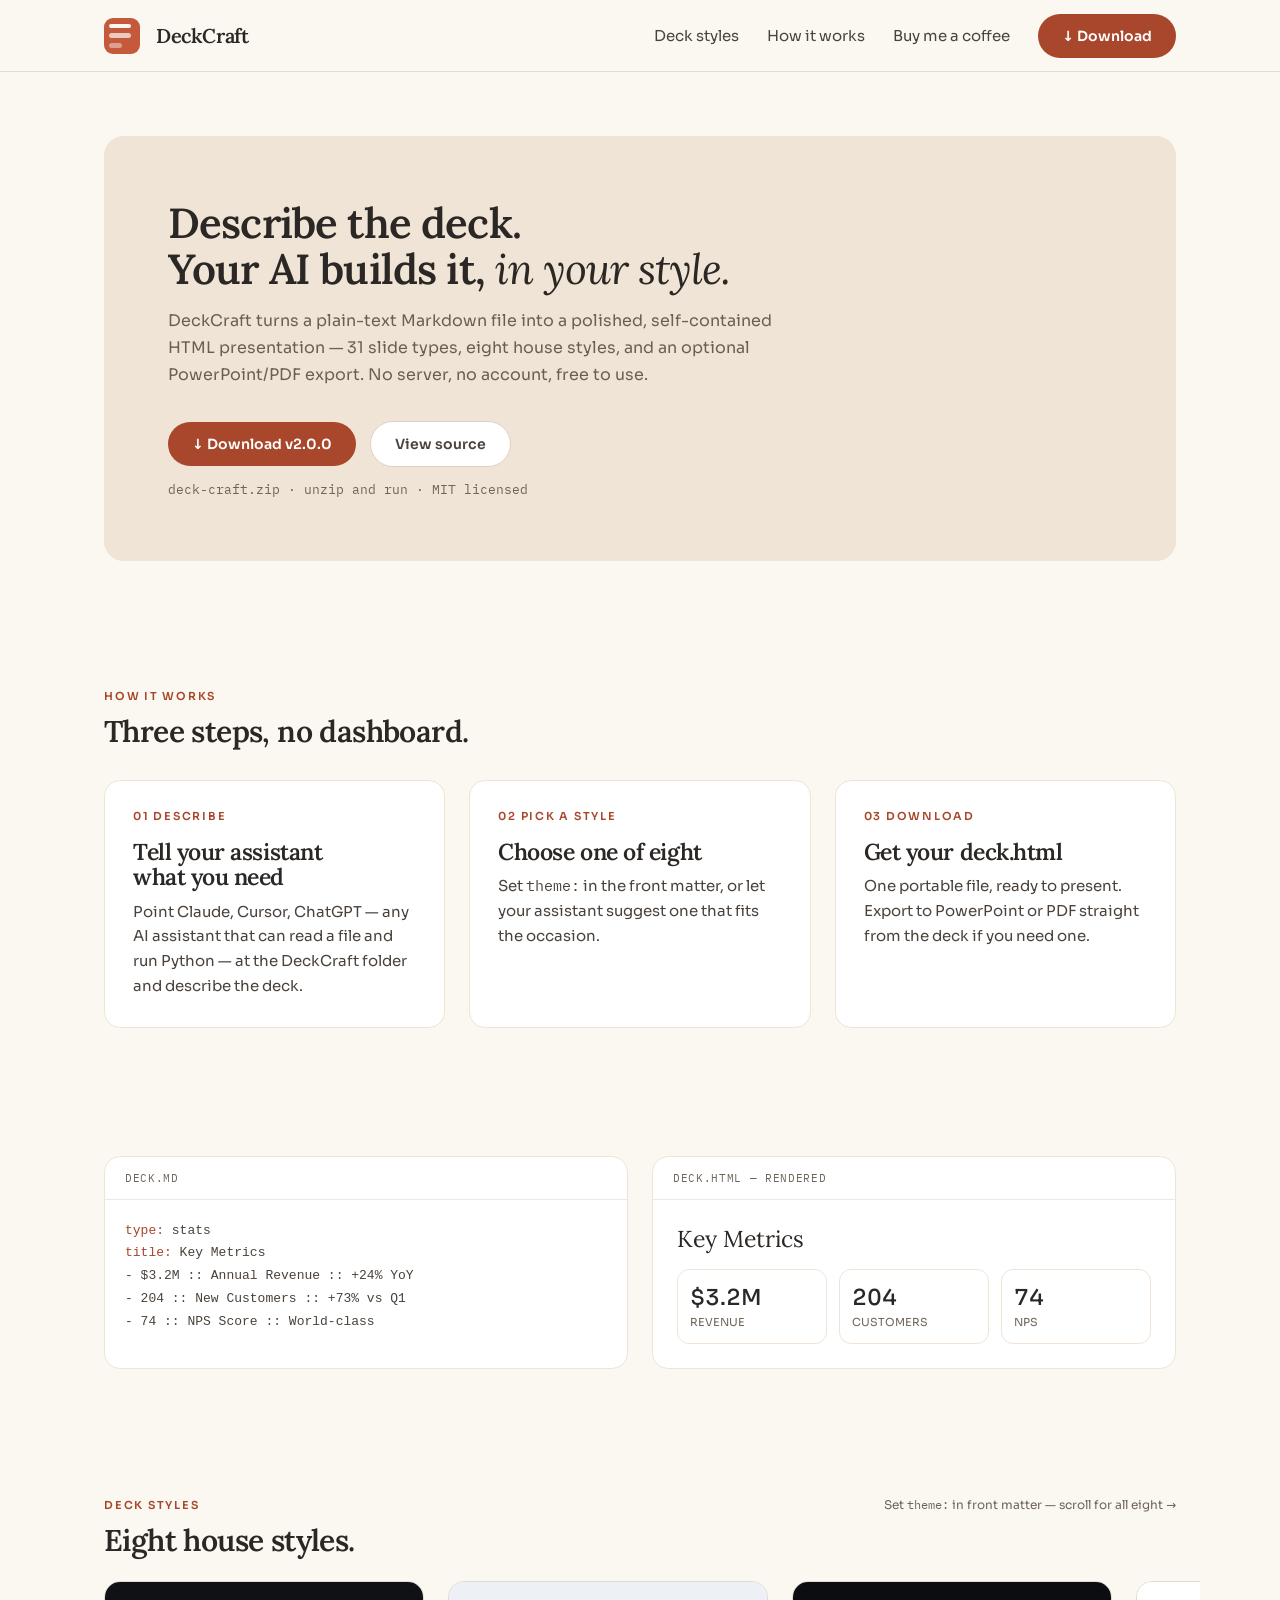
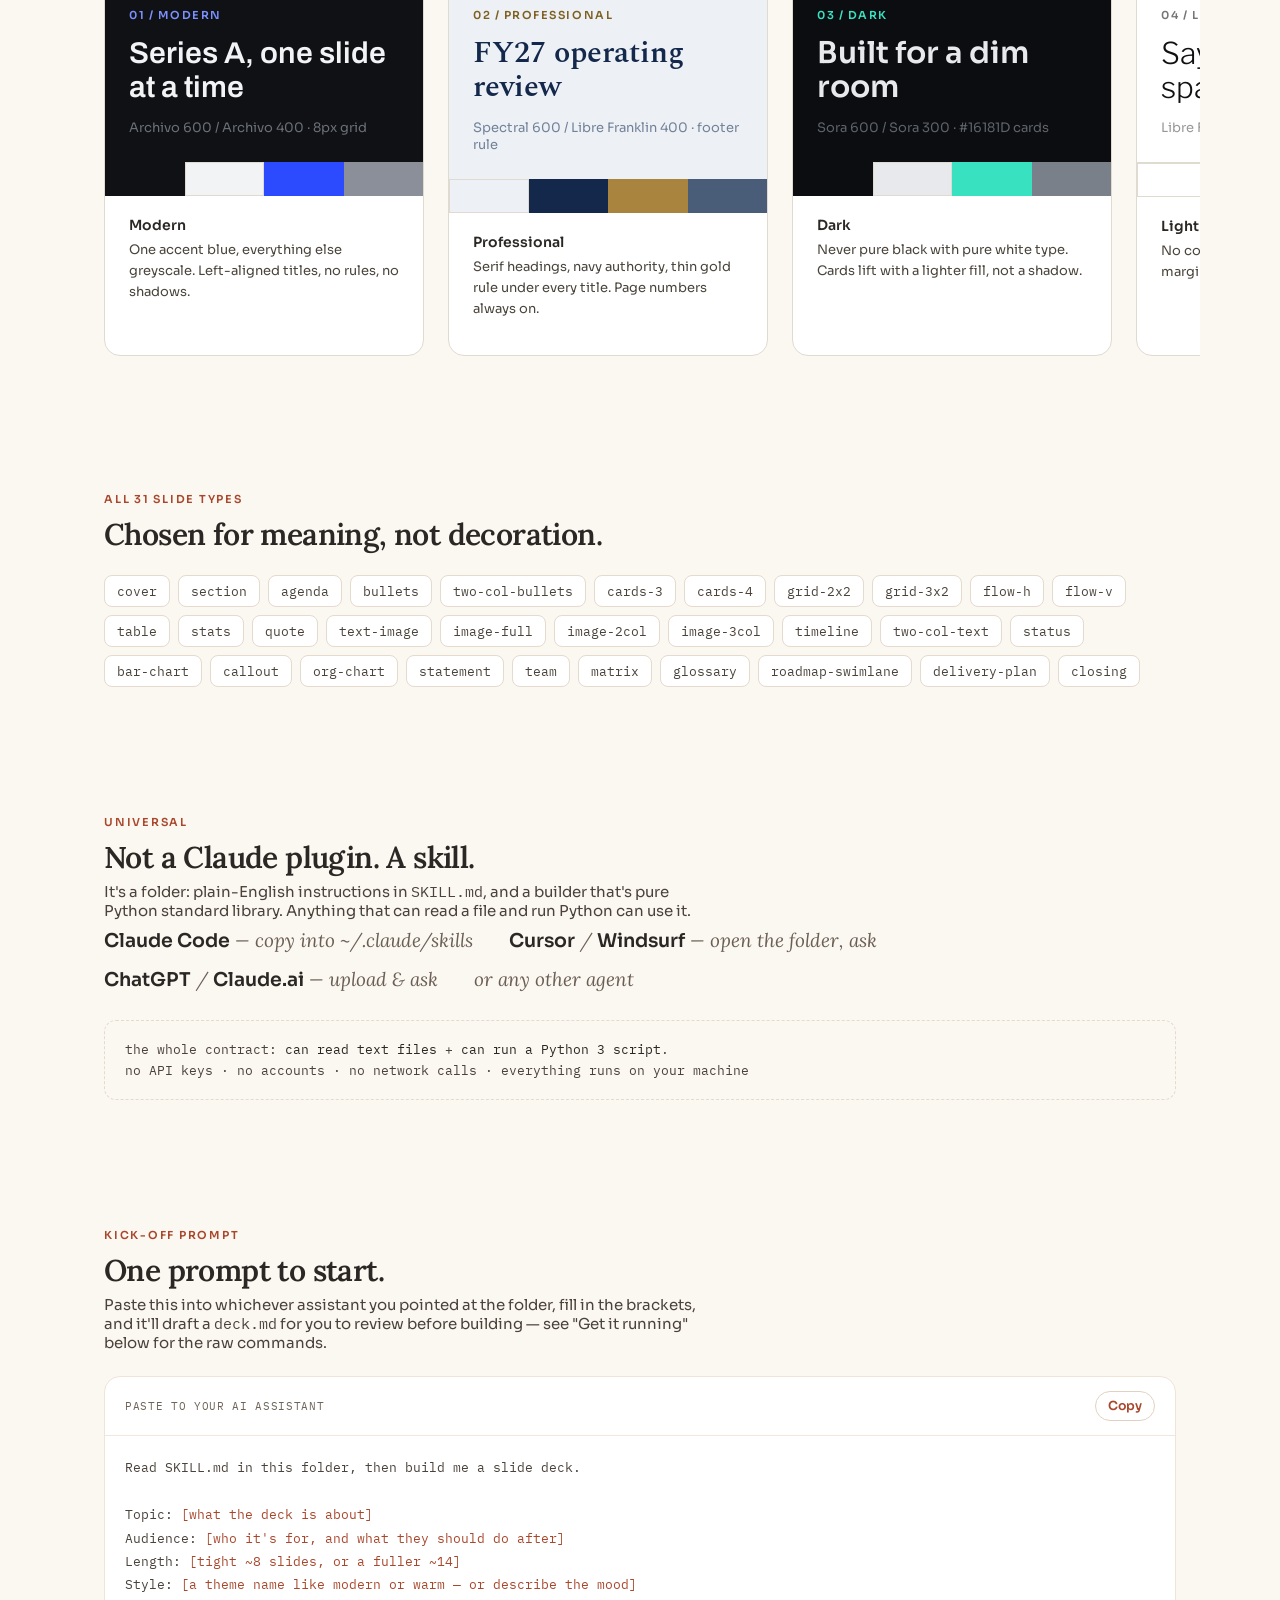
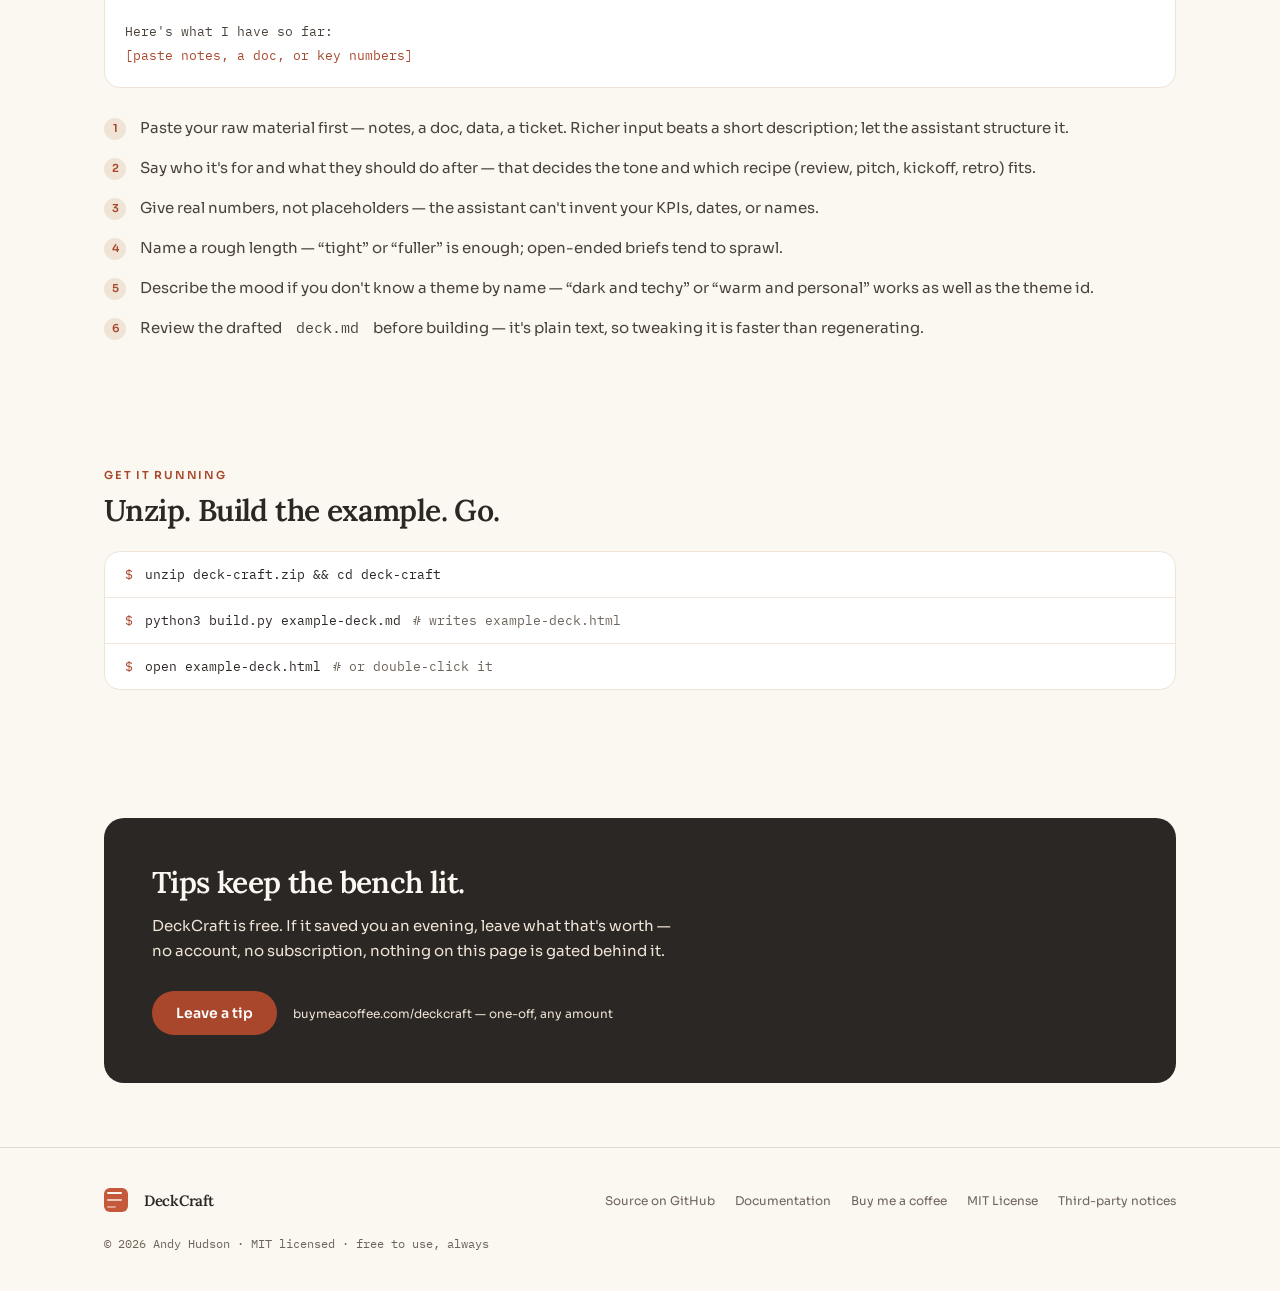
<file: docs/index.html>
<!doctype html>
<html lang="en">
<head>
<meta charset="utf-8">
<meta name="viewport" content="width=device-width,initial-scale=1">
<title>DeckCraft</title>
<meta name="description" content="A free, open-source tool that turns Markdown into a themeable HTML slide deck, in a choice of eight house styles &#8212; usable from any AI assistant.">
<link rel="icon" type="image/svg+xml" href="favicon.svg">
<link rel="preconnect" href="https://fonts.googleapis.com">
<link rel="preconnect" href="https://fonts.gstatic.com" crossorigin>
<link href="https://fonts.googleapis.com/css2?family=Lora:ital,wght@0,400;0,500;0,600;1,400&family=Sora:wght@300;400;500;600&family=Archivo:wght@400;500;600;700;900&family=Spectral:wght@400;600&family=Libre+Franklin:wght@300;400&family=Instrument+Serif&family=IBM+Plex+Mono:wght@400;500&display=swap" rel="stylesheet">
<style>
  :root{
    --dc-charcoal:#2B2724; --dc-terracotta:#C4593B; --dc-terracotta-strong:#A9472C;
    --dc-terracotta-deep:#8E3A22; --dc-cream:#FBF7F1; --dc-oat:#EFE4D6; --dc-white:#FFFFFF;
    --dc-sage:#5C6B52;
    --dc-border:#E4DACE; --dc-border-soft:#EFE4D6; --dc-divider:#F0E8DE;
    --dc-text:#2B2724; --dc-text-body:#4A423B; --dc-text-muted:#6B5F55; --dc-text-caption:#6E6459;
    --dc-text-on-dark:#FBF7F1; --dc-text-on-dark-muted:#EFE4D6;
    --dc-font-display:'Lora',Georgia,serif; --dc-font-ui:'Sora',system-ui,-apple-system,sans-serif;
  }
  *{box-sizing:border-box;}
  html{scroll-behavior:smooth;}
  body{margin:0; background:var(--dc-cream); color:var(--dc-text); font-family:var(--dc-font-ui);
    -webkit-font-smoothing:antialiased;}
  a{color:inherit;}
  code{font-family:'IBM Plex Mono',"SFMono-Regular",Consolas,monospace;}
  .wrap{max-width:1120px; margin:0 auto; padding:0 24px;}
  h1,h2,h3{font-family:var(--dc-font-display); font-weight:600; letter-spacing:-.02em;
    line-height:1.1; text-wrap:balance; margin:0;}
  em{font-family:var(--dc-font-display); font-style:italic; font-weight:400;}

  /* ---- mark + wordmark ---- */
  .lockup{display:flex; align-items:center; gap:16px;}
  .mark{background:var(--dc-terracotta); border-radius:24px; display:flex; flex-direction:column;
    justify-content:center; align-items:flex-start; gap:5px; flex:none; box-sizing:border-box;}
  .mark span{display:block; height:7px; border-radius:4px; background:var(--dc-cream);}
  .wordmark{font-family:var(--dc-font-display); font-weight:600; letter-spacing:-.02em;
    line-height:1; color:var(--dc-text);}

  /* ---- header ---- */
  header{height:72px; background:var(--dc-cream); border-bottom:1px solid var(--dc-border);
    display:flex; align-items:center; position:sticky; top:0; z-index:5;}
  header .wrap{display:flex; align-items:center; justify-content:space-between; width:100%;}
  .nav-links{display:flex; align-items:center; gap:28px;}
  .nav-links a:not(.pill){font-size:15px; color:var(--dc-text-body); text-decoration:none;
    transition:color .16s ease-out;}
  .nav-links a:not(.pill):hover, .nav-links a:not(.pill):focus-visible{color:var(--dc-terracotta-strong);}
  .pill{display:inline-flex; align-items:center; gap:8px; font-family:var(--dc-font-ui);
    font-weight:600; font-size:14px; padding:13px 24px; border-radius:999px; text-decoration:none;
    border:none; transition:background-color .16s ease-out, border-color .16s ease-out; cursor:pointer;}
  .pill-primary{background:var(--dc-terracotta-strong); color:var(--dc-white);}
  .pill-primary:hover{background:var(--dc-terracotta-deep);}
  .pill-outline{background:var(--dc-white); color:var(--dc-text-body); border:1px solid #E0D2C2;}
  .pill-outline:hover{border-color:var(--dc-terracotta);}
  a:focus-visible, button:focus-visible{outline:2px solid var(--dc-terracotta-strong); outline-offset:2px;}

  /* ---- sections / rhythm ---- */
  section{padding:64px 0;}
  .eyebrow{font-family:var(--dc-font-ui); font-size:11px; font-weight:600; letter-spacing:.16em;
    text-transform:uppercase; color:var(--dc-terracotta-strong); margin:0 0 12px;}
  .caption{font-family:var(--dc-font-ui); font-size:12px; color:var(--dc-text-caption);}

  /* ---- hero ---- */
  .hero-panel{background:var(--dc-oat); border-radius:20px; padding:64px;}
  .hero-panel h1{font-size:42px;}
  .hero-panel .lede{font-family:var(--dc-font-ui); font-size:16px; line-height:1.68;
    color:var(--dc-text-muted); max-width:52ch; margin:16px 0 32px;}
  .hero-cta{display:flex; flex-wrap:wrap; gap:14px; align-items:center;}
  .hero-meta{margin-top:14px; font-family:'IBM Plex Mono',monospace; font-size:12.5px;
    color:var(--dc-text-caption);}

  /* ---- how it works ---- */
  .steps{display:grid; grid-template-columns:repeat(3,1fr); gap:24px;}
  @media (max-width:760px){ .steps{grid-template-columns:1fr;} }
  .step-card{background:var(--dc-white); border:1px solid var(--dc-border-soft); border-radius:16px;
    padding:28px;}
  .step-card .eyebrow{margin-bottom:16px;}
  .step-card h3{font-size:23px; margin-bottom:10px;}
  .step-card p{font-family:var(--dc-font-ui); font-size:15px; line-height:1.65; color:var(--dc-text-body);
    margin:0;}

  /* ---- proof (deck.md -> html) ---- */
  .proof{display:grid; grid-template-columns:1fr 1fr; gap:24px;}
  @media (max-width:760px){ .proof{grid-template-columns:1fr;} }
  .proof-panel{background:var(--dc-white); border:1px solid var(--dc-border-soft); border-radius:16px;
    overflow:hidden;}
  .proof-label{font-family:'IBM Plex Mono',monospace; font-size:11px; letter-spacing:.06em;
    text-transform:uppercase; color:var(--dc-text-caption); padding:14px 20px;
    border-bottom:1px solid var(--dc-divider);}
  .proof-panel pre{margin:0; padding:20px; font-size:13px; line-height:1.75; color:var(--dc-text-body);
    overflow-x:auto;}
  .proof-panel pre .kw{color:var(--dc-terracotta-strong);}
  .proof-out{padding:24px;}
  .proof-out .out-title{font-family:var(--dc-font-display); font-size:23px; margin-bottom:16px;}
  .stat-row{display:grid; grid-template-columns:repeat(3,1fr); gap:12px;}
  .stat{border:1px solid var(--dc-border-soft); border-radius:12px; padding:14px 12px;}
  .stat .v{font-family:var(--dc-font-ui); font-weight:500; font-size:22px; font-variant-numeric:tabular-nums;}
  .stat .l{font-size:11px; color:var(--dc-text-caption); margin-top:4px;}

  /* ---- style strip ---- */
  .strip-head{display:flex; align-items:baseline; justify-content:space-between; margin-bottom:24px;
    flex-wrap:wrap; gap:8px;}
  /* The strip bleeds into the page gutter so cards can scroll edge to edge.
     scroll-padding-left must match the inset, or snapping pulls the first
     card flush to the scrollport and it loses its gutter alignment. */
  .strip{display:flex; gap:24px; overflow-x:auto; scroll-snap-type:x mandatory; padding-bottom:8px;
    margin:0 -24px; padding-left:24px; padding-right:24px; scroll-padding-left:24px;}
  .style-card{flex:none; width:320px; scroll-snap-align:start; border:1px solid #E0DBD1;
    border-radius:16px; overflow:hidden; background:var(--dc-white); transition:border-color .16s ease-out;}
  .style-card:hover{border-color:var(--dc-terracotta);}
  .style-preview{padding:26px 24px; display:flex; flex-direction:column; gap:14px;}
  .style-preview .idx{font-size:11px; font-weight:600; letter-spacing:.14em; text-transform:uppercase;}
  .style-preview .specimen{font-size:30px; line-height:1.15; font-weight:600;}
  .style-preview .spec{font-family:'Sora',sans-serif; font-size:13px; opacity:.75;}
  .swatch-strip{height:34px; display:flex;}
  .swatch-strip span{flex:1;}
  .style-footer{padding:18px 24px; font-family:var(--dc-font-ui); font-size:13px; line-height:1.6;
    color:#4A443C;}
  .style-footer b{display:block; font-weight:600; color:var(--dc-text); margin-bottom:4px; font-size:14px;}

  /* ---- chips ---- */
  .chips{display:flex; flex-wrap:wrap; gap:8px;}
  .chip{font-family:'IBM Plex Mono',monospace; font-size:12.5px; padding:7px 12px;
    border:1px solid var(--dc-border); border-radius:8px; color:var(--dc-text-body); background:var(--dc-white);}

  /* ---- universal tool ---- */
  .tool-row{display:flex; flex-wrap:wrap; gap:14px 36px; margin-top:8px;}
  .tool{font-family:var(--dc-font-display); font-style:italic; font-size:19px; color:var(--dc-text-muted);}
  .tool b{font-style:normal; font-family:var(--dc-font-ui); font-weight:600; color:var(--dc-text);}
  .req-line{margin-top:28px; padding:18px 20px; border:1px dashed var(--dc-border); border-radius:12px;
    font-family:'IBM Plex Mono',monospace; font-size:12.5px; color:var(--dc-text-body); line-height:1.7;}

  /* ---- kick-off prompt ---- */
  .prompt-box{border:1px solid var(--dc-border-soft); border-radius:16px; background:var(--dc-white);
    overflow:hidden;}
  .prompt-box-head{display:flex; align-items:center; justify-content:space-between; gap:12px;
    padding:14px 20px; border-bottom:1px solid var(--dc-divider);
    font-family:'IBM Plex Mono',monospace; font-size:11px; letter-spacing:.06em; text-transform:uppercase;
    color:var(--dc-text-caption);}
  .copy-btn{font-family:var(--dc-font-ui); font-weight:600; font-size:12.5px;
    color:var(--dc-terracotta-strong); background:none; border:1px solid #E0D2C2; cursor:pointer;
    padding:6px 12px; border-radius:999px; text-transform:none; letter-spacing:0;
    transition:background-color .16s ease-out, border-color .16s ease-out;}
  .copy-btn:hover{background:var(--dc-oat); border-color:var(--dc-terracotta);}
  .prompt-box pre{margin:0; padding:20px; font-family:'IBM Plex Mono',monospace; font-size:13px;
    line-height:1.8; color:var(--dc-text-body); white-space:pre-wrap;}
  .prompt-box pre .ph{color:var(--dc-terracotta-strong);}

  .tips-list{list-style:none; margin:28px 0 0; padding:0; display:flex; flex-direction:column; gap:16px;}
  .tips-list li{display:flex; gap:14px; align-items:flex-start; font-family:var(--dc-font-ui);
    font-size:15px; line-height:1.6; color:var(--dc-text-body);}
  .tips-list .num{flex:none; width:22px; height:22px; border-radius:50%; background:var(--dc-oat);
    color:var(--dc-terracotta-strong); font-family:var(--dc-font-ui); font-size:11px; font-weight:600;
    display:flex; align-items:center; justify-content:center; margin-top:2px;}

  /* ---- install ---- */
  .install-panel{border:1px solid var(--dc-border-soft); border-radius:16px; background:var(--dc-white);
    overflow:hidden;}
  .install-line{display:flex; align-items:center; gap:12px; padding:14px 20px;
    font-family:'IBM Plex Mono',monospace; font-size:13px;}
  .install-line + .install-line{border-top:1px solid var(--dc-divider);}
  .install-line .prompt{color:var(--dc-terracotta-strong); flex:none;}
  .install-line .comment{color:var(--dc-text-caption);}

  /* ---- tip band ---- */
  .tip-band{background:var(--dc-charcoal); border-radius:20px; padding:48px;}
  .tip-band h2{color:var(--dc-text-on-dark); font-size:30px;}
  .tip-band p{font-family:var(--dc-font-ui); font-size:15px; line-height:1.68;
    color:var(--dc-text-on-dark-muted); max-width:48ch; margin:14px 0 28px;}
  .tip-band-row{display:flex; align-items:center; gap:16px; flex-wrap:wrap;}

  /* ---- footer ---- */
  footer{border-top:1px solid var(--dc-border); padding:40px 0;}
  .foot-row{display:flex; align-items:center; justify-content:space-between; flex-wrap:wrap; gap:20px;}
  .foot-links{display:flex; gap:20px; flex-wrap:wrap;}
  .foot-links a{font-size:12px; color:var(--dc-text-caption); text-decoration:none;}
  .foot-links a:hover{color:var(--dc-terracotta-strong);}
  .fine{margin-top:24px; font-size:12px; color:var(--dc-text-caption); font-family:'IBM Plex Mono',monospace;}

  /* ---- mobile (the brand system's 640px breakpoint) ---- */
  @media (max-width:640px){
    .wrap{padding:0 20px;}
    section{padding:40px 0;}

    /* Header carries the lockup and one action only — the section anchors
       wrap into an unreadable clump at this width. */
    header{height:auto; padding:14px 0;}
    .nav-links a:not(.pill){display:none;}

    /* Centre the page's own voice. Body copy inside cards, code blocks and
       the numbered tips stays left-aligned — centred paragraphs don't read. */
    section > .eyebrow, section > h2, section > p{text-align:center;}
    .hero-panel{padding:32px; text-align:center;}
    .hero-panel h1{font-size:32px;}
    .strip-head{justify-content:center; text-align:center;}
    .strip{margin:0 -20px; padding-left:20px; padding-right:20px; scroll-padding-left:20px;}
    .chips, .tool-row{justify-content:center;}
    .tool-row, .req-line{text-align:center;}
    .tip-band{padding:28px; text-align:center;}
    .tip-band p{margin-left:auto; margin-right:auto;}
    .tip-band-row{justify-content:center;}
    footer .lockup, .foot-row, .foot-links{justify-content:center;}
    .foot-row, .fine{text-align:center;}

    /* Buttons go full width (brand spec). */
    .hero-cta, .tip-band-row{flex-direction:column; align-items:stretch;}
    .hero-cta .pill, .tip-band-row .pill{justify-content:center;}
    .hero-meta{text-align:center;}
  }
</style>
</head>
<body>

<header>
  <div class="wrap">
    <div class="lockup">
      <div class="mark" style="width:36px;height:36px;padding:6px 5px;border-radius:9px;">
        <span style="width:22px;"></span><span style="width:22px;opacity:.72;"></span><span style="width:13px;opacity:.45;"></span>
      </div>
      <span class="wordmark" style="font-size:20px;">DeckCraft</span>
    </div>
    <div class="nav-links">
      <a href="#styles">Deck styles</a>
      <a href="#how-it-works">How it works</a>
      <a href="https://buymeacoffee.com/deckcraft" target="_blank" rel="noopener">Buy me a coffee</a>
      <a class="pill pill-primary" href="https://github.com/andyh102/deck-craft/releases/latest/download/deck-craft.zip">&#8595; Download</a>
    </div>
  </div>
</header>

<div class="wrap">
  <section>
    <div class="hero-panel">
      <h1>Describe the deck.<br>Your AI builds it, <em>in your style.</em></h1>
      <p class="lede">
        DeckCraft turns a plain-text Markdown file into a polished, self-contained
        HTML presentation &#8212; 31 slide types, eight house styles, and an optional
        PowerPoint/PDF export. No server, no account, free to use.
      </p>
      <div class="hero-cta">
        <a class="pill pill-primary" href="https://github.com/andyh102/deck-craft/releases/latest/download/deck-craft.zip">&#8595; Download v2.0.0</a>
        <a class="pill pill-outline" href="https://github.com/andyh102/deck-craft">View source</a>
      </div>
      <div class="hero-meta">deck-craft.zip &#183; unzip and run &#183; MIT licensed</div>
    </div>
  </section>

  <section id="how-it-works">
    <div class="eyebrow">How it works</div>
    <h2 style="font-size:30px; margin-bottom:32px;">Three steps, no dashboard.</h2>
    <div class="steps">
      <div class="step-card">
        <div class="eyebrow">01 Describe</div>
        <h3>Tell your assistant what you need</h3>
        <p>Point Claude, Cursor, ChatGPT &#8212; any AI assistant that can read a file
          and run Python &#8212; at the DeckCraft folder and describe the deck.</p>
      </div>
      <div class="step-card">
        <div class="eyebrow">02 Pick a style</div>
        <h3>Choose one of eight</h3>
        <p>Set <code>theme:</code> in the front matter, or let your assistant
          suggest one that fits the occasion.</p>
      </div>
      <div class="step-card">
        <div class="eyebrow">03 Download</div>
        <h3>Get your deck.html</h3>
        <p>One portable file, ready to present. Export to PowerPoint or PDF
          straight from the deck if you need one.</p>
      </div>
    </div>
  </section>

  <section>
    <div class="proof">
      <div class="proof-panel">
        <div class="proof-label">deck.md</div>
        <pre><span class="kw">type:</span> stats
<span class="kw">title:</span> Key Metrics
- $3.2M :: Annual Revenue :: +24% YoY
- 204 :: New Customers :: +73% vs Q1
- 74 :: NPS Score :: World-class</pre>
      </div>
      <div class="proof-panel">
        <div class="proof-label">deck.html &#8212; rendered</div>
        <div class="proof-out">
          <div class="out-title">Key Metrics</div>
          <div class="stat-row">
            <div class="stat"><div class="v">$3.2M</div><div class="l">REVENUE</div></div>
            <div class="stat"><div class="v">204</div><div class="l">CUSTOMERS</div></div>
            <div class="stat"><div class="v">74</div><div class="l">NPS</div></div>
          </div>
        </div>
      </div>
    </div>
  </section>

  <section id="styles">
    <div class="strip-head">
      <div>
        <div class="eyebrow">Deck styles</div>
        <h2 style="font-size:30px;">Eight house styles.</h2>
      </div>
      <div class="caption">Set <code>theme:</code> in front matter &#8212; scroll for all eight &#8594;</div>
    </div>
    <div class="strip">
      <div class="style-card">
        <div class="style-preview" style="background:#101114;">
          <div class="idx" style="color:#7b90ff;">01 / Modern</div>
          <div class="specimen" style="color:#f2f3f5;font-family:Archivo,sans-serif;">Series A, one slide at a time</div>
          <div class="spec" style="color:#8a8f99;">Archivo 600 / Archivo 400 &#183; 8px grid</div>
        </div>
        <div class="swatch-strip"><span style="background:#101114;"></span><span style="background:#f2f3f5;box-shadow:inset 0 0 0 1px #E0DBD1;"></span><span style="background:#2C4BFF;"></span><span style="background:#8A8F99;"></span></div>
        <div class="style-footer"><b>Modern</b>One accent blue, everything else greyscale. Left-aligned titles, no rules, no shadows.</div>
      </div>
      <div class="style-card">
        <div class="style-preview" style="background:#EDF1F6;">
          <div class="idx" style="color:#7E6122;">02 / Professional</div>
          <div class="specimen" style="color:#14284B;font-family:Spectral,serif;">FY27 operating review</div>
          <div class="spec" style="color:#4A5D78;">Spectral 600 / Libre Franklin 400 &#183; footer rule</div>
        </div>
        <div class="swatch-strip"><span style="background:#EDF1F6;box-shadow:inset 0 0 0 1px #E0DBD1;"></span><span style="background:#14284B;"></span><span style="background:#A8843F;"></span><span style="background:#4A5D78;"></span></div>
        <div class="style-footer"><b>Professional</b>Serif headings, navy authority, thin gold rule under every title. Page numbers always on.</div>
      </div>
      <div class="style-card">
        <div class="style-preview" style="background:#0C0D10;">
          <div class="idx" style="color:#38E1C0;">03 / Dark</div>
          <div class="specimen" style="color:#E8E9EC;font-family:Sora,sans-serif;">Built for a dim room</div>
          <div class="spec" style="color:#7A8089;">Sora 600 / Sora 300 &#183; #16181D cards</div>
        </div>
        <div class="swatch-strip"><span style="background:#0C0D10;"></span><span style="background:#E8E9EC;box-shadow:inset 0 0 0 1px #E0DBD1;"></span><span style="background:#38E1C0;"></span><span style="background:#7A8089;"></span></div>
        <div class="style-footer"><b>Dark</b>Never pure black with pure white type. Cards lift with a lighter fill, not a shadow.</div>
      </div>
      <div class="style-card">
        <div class="style-preview" style="background:#FFFFFF;border-bottom:1px solid #E0DBD1;">
          <div class="idx" style="color:#767676;">04 / Light</div>
          <div class="specimen" style="color:#111111;font-family:'Libre Franklin',sans-serif;font-weight:300;">Say less, in more space</div>
          <div class="spec" style="color:#767676;">Libre Franklin 300 / 400 &#183; 96px margins</div>
        </div>
        <div class="swatch-strip"><span style="background:#FFFFFF;box-shadow:inset 0 0 0 1px #E0DBD1;"></span><span style="background:#111111;"></span><span style="background:#767676;"></span><span style="background:#E6E6E6;box-shadow:inset 0 0 0 1px #E0DBD1;"></span></div>
        <div class="style-footer"><b>Light</b>No colour at all. One idea per slide, huge margins, light weights only.</div>
      </div>
      <div class="style-card">
        <div class="style-preview" style="background:#FAF6EE;">
          <div class="idx" style="color:#B3261E;">05 / Editorial</div>
          <div class="specimen" style="color:#1B1A17;font-family:'Instrument Serif',serif;">The case for buying less software</div>
          <div class="spec" style="color:#8A8070;">Instrument Serif / Spectral 400 &#183; drop caps</div>
        </div>
        <div class="swatch-strip"><span style="background:#FAF6EE;box-shadow:inset 0 0 0 1px #E0DBD1;"></span><span style="background:#1B1A17;"></span><span style="background:#B3261E;"></span><span style="background:#D9CFBD;box-shadow:inset 0 0 0 1px #E0DBD1;"></span></div>
        <div class="style-footer"><b>Editorial</b>Magazine logic: two-column body, pull quotes, italic captions. Titles can run three lines.</div>
      </div>
      <div class="style-card">
        <div class="style-preview" style="background:#F7F8F8;">
          <div class="idx" style="color:#0E6E6E;">06 / Technical</div>
          <div class="specimen" style="color:#0F1B1F;font-family:'IBM Plex Mono',monospace;font-size:24px;">p95 latency, by region</div>
          <div class="spec" style="color:#6D7A7D;">IBM Plex Mono 500 / Libre Franklin 400</div>
        </div>
        <div class="swatch-strip"><span style="background:#F7F8F8;box-shadow:inset 0 0 0 1px #E0DBD1;"></span><span style="background:#0F1B1F;"></span><span style="background:#0E6E6E;"></span><span style="background:#D98A0B;"></span></div>
        <div class="style-footer"><b>Technical</b>Charts are the slide. Mono labels, axis rules at 20% ink, amber reserved for the outlier.</div>
      </div>
      <div class="style-card">
        <div class="style-preview" style="background:#000000;">
          <div class="idx" style="color:#F2FF49;">07 / Bold</div>
          <div class="specimen" style="color:#FFFFFF;font-family:Archivo,sans-serif;font-weight:900;">We grew 4&#215; without a sales team</div>
          <div class="spec" style="color:#8c8c8c;">Archivo 900 / Archivo 500 &#183; full-bleed</div>
        </div>
        <div class="swatch-strip"><span style="background:#000000;"></span><span style="background:#FFFFFF;box-shadow:inset 0 0 0 1px #E0DBD1;"></span><span style="background:#F2FF49;box-shadow:inset 0 0 0 1px #E0DBD1;"></span><span style="background:#FF3D2E;"></span></div>
        <div class="style-footer"><b>Bold</b>Type fills the frame edge to edge. Six words maximum. One slide, one colour flip.</div>
      </div>
      <div class="style-card">
        <div class="style-preview" style="background:#F3E9DC;">
          <div class="idx" style="color:#9B3F23;">08 / Warm</div>
          <div class="specimen" style="color:#4A3728;font-family:Lora,serif;">A bakery, three years in</div>
          <div class="spec" style="color:#7D8A5C;">Lora 600 / Sora 400 &#183; 16px radii</div>
        </div>
        <div class="swatch-strip"><span style="background:#F3E9DC;box-shadow:inset 0 0 0 1px #E0DBD1;"></span><span style="background:#4A3728;"></span><span style="background:#C4593B;"></span><span style="background:#7D8A5C;"></span></div>
        <div class="style-footer"><b>Warm</b>Rounded corners, photography over flat colour, hand-set captions. Good for founder stories.</div>
      </div>
    </div>
  </section>

  <section>
    <div class="eyebrow">All 31 slide types</div>
    <h2 style="font-size:30px; margin-bottom:24px;">Chosen for meaning, not decoration.</h2>
    <div class="chips">
      <span class="chip">cover</span><span class="chip">section</span><span class="chip">agenda</span>
      <span class="chip">bullets</span><span class="chip">two-col-bullets</span><span class="chip">cards-3</span>
      <span class="chip">cards-4</span><span class="chip">grid-2x2</span><span class="chip">grid-3x2</span>
      <span class="chip">flow-h</span><span class="chip">flow-v</span><span class="chip">table</span>
      <span class="chip">stats</span><span class="chip">quote</span><span class="chip">text-image</span>
      <span class="chip">image-full</span><span class="chip">image-2col</span><span class="chip">image-3col</span>
      <span class="chip">timeline</span><span class="chip">two-col-text</span><span class="chip">status</span>
      <span class="chip">bar-chart</span><span class="chip">callout</span><span class="chip">org-chart</span>
      <span class="chip">statement</span><span class="chip">team</span><span class="chip">matrix</span>
      <span class="chip">glossary</span><span class="chip">roadmap-swimlane</span><span class="chip">delivery-plan</span>
      <span class="chip">closing</span>
    </div>
  </section>

  <section>
    <div class="eyebrow">Universal</div>
    <h2 style="font-size:30px; margin-bottom:8px;">Not a Claude plugin. A skill.</h2>
    <p style="font-family:var(--dc-font-ui); font-size:15px; color:var(--dc-text-body); max-width:56ch; margin:8px 0 0;">
      It's a folder: plain-English instructions in <code>SKILL.md</code>, and a
      builder that's pure Python standard library. Anything that can read a
      file and run Python can use it.
    </p>
    <div class="tool-row">
      <span class="tool"><b>Claude Code</b> &#8212; copy into ~/.claude/skills</span>
      <span class="tool"><b>Cursor</b> / <b>Windsurf</b> &#8212; open the folder, ask</span>
      <span class="tool"><b>ChatGPT</b> / <b>Claude.ai</b> &#8212; upload &amp; ask</span>
      <span class="tool">or any other agent</span>
    </div>
    <div class="req-line">
      the whole contract: <span style="color:var(--dc-text)">can read text files</span> + <span style="color:var(--dc-text)">can run a Python 3 script</span>.<br>
      no API keys &#183; no accounts &#183; no network calls &#183; everything runs on your machine
    </div>
  </section>

  <section>
    <div class="eyebrow">Kick-off prompt</div>
    <h2 style="font-size:30px; margin-bottom:8px;">One prompt to start.</h2>
    <p style="font-family:var(--dc-font-ui); font-size:15px; color:var(--dc-text-body); max-width:56ch; margin:8px 0 24px;">
      Paste this into whichever assistant you pointed at the folder, fill in
      the brackets, and it'll draft a <code>deck.md</code> for you to review
      before building &#8212; see "Get it running" below for the raw commands.
    </p>
    <div class="prompt-box">
      <div class="prompt-box-head">
        <span>Paste to your AI assistant</span>
        <button class="copy-btn" type="button" onclick="dcCopyPrompt(this)">Copy</button>
      </div>
      <pre id="kickoff-prompt">Read SKILL.md in this folder, then build me a slide deck.

Topic: <span class="ph">[what the deck is about]</span>
Audience: <span class="ph">[who it's for, and what they should do after]</span>
Length: <span class="ph">[tight ~8 slides, or a fuller ~14]</span>
Style: <span class="ph">[a theme name like modern or warm &#8212; or describe the mood]</span>

Here's what I have so far:
<span class="ph">[paste notes, a doc, or key numbers]</span></pre>
    </div>

    <ol class="tips-list">
      <li><span class="num">1</span>Paste your raw material first &#8212; notes, a doc, data, a ticket. Richer input beats a short description; let the assistant structure it.</li>
      <li><span class="num">2</span>Say who it's for and what they should do after &#8212; that decides the tone and which recipe (review, pitch, kickoff, retro) fits.</li>
      <li><span class="num">3</span>Give real numbers, not placeholders &#8212; the assistant can't invent your KPIs, dates, or names.</li>
      <li><span class="num">4</span>Name a rough length &#8212; &#8220;tight&#8221; or &#8220;fuller&#8221; is enough; open-ended briefs tend to sprawl.</li>
      <li><span class="num">5</span>Describe the mood if you don't know a theme by name &#8212; &#8220;dark and techy&#8221; or &#8220;warm and personal&#8221; works as well as the theme id.</li>
      <li><span class="num">6</span>Review the drafted <code>deck.md</code> before building &#8212; it's plain text, so tweaking it is faster than regenerating.</li>
    </ol>
  </section>

  <section>
    <div class="eyebrow">Get it running</div>
    <h2 style="font-size:30px; margin-bottom:24px;">Unzip. Build the example. Go.</h2>
    <div class="install-panel">
      <div class="install-line"><span class="prompt">$</span> unzip deck-craft.zip &amp;&amp; cd deck-craft</div>
      <div class="install-line"><span class="prompt">$</span> python3 build.py example-deck.md <span class="comment"># writes example-deck.html</span></div>
      <div class="install-line"><span class="prompt">$</span> open example-deck.html <span class="comment"># or double-click it</span></div>
    </div>
  </section>

  <section>
    <div class="tip-band">
      <h2>Tips keep the bench lit.</h2>
      <p>DeckCraft is free. If it saved you an evening, leave what that's worth
        &#8212; no account, no subscription, nothing on this page is gated behind it.</p>
      <div class="tip-band-row">
        <a class="pill pill-primary" href="https://buymeacoffee.com/deckcraft" target="_blank" rel="noopener">Leave a tip</a>
        <span class="caption" style="color:var(--dc-text-on-dark-muted);">buymeacoffee.com/deckcraft &#8212; one-off, any amount</span>
      </div>
    </div>
  </section>
</div>

<footer>
  <div class="wrap">
    <div class="foot-row">
      <div class="lockup">
        <div class="mark" style="width:24px;height:24px;padding:4px 3px;border-radius:6px;">
          <span style="width:15px;"></span><span style="width:15px;opacity:.72;"></span><span style="width:9px;opacity:.45;"></span>
        </div>
        <span class="wordmark" style="font-size:15px;">DeckCraft</span>
      </div>
      <div class="foot-links">
        <a href="https://github.com/andyh102/deck-craft">Source on GitHub</a>
        <a href="https://github.com/andyh102/deck-craft/blob/main/SKILL.md">Documentation</a>
        <a href="https://buymeacoffee.com/deckcraft" target="_blank" rel="noopener">Buy me a coffee</a>
        <a href="https://github.com/andyh102/deck-craft/blob/main/LICENSE">MIT License</a>
        <a href="https://github.com/andyh102/deck-craft/blob/main/lib/THIRD_PARTY_NOTICES.md">Third-party notices</a>
      </div>
    </div>
    <div class="fine">&#169; 2026 Andy Hudson &#183; MIT licensed &#183; free to use, always</div>
  </div>
</footer>
<script>
function dcCopyPrompt(btn){
  var el = document.getElementById('kickoff-prompt');
  var text = el.innerText;
  var orig = btn.textContent;
  function settle(label){
    btn.textContent = label;
    setTimeout(function(){ btn.textContent = orig; }, 1800);
  }
  if (navigator.clipboard && navigator.clipboard.writeText) {
    navigator.clipboard.writeText(text).then(function(){ settle('Copied'); })
      .catch(function(){ settle('Select & copy'); });
  } else {
    settle('Select & copy');
  }
}
</script>
</body>
</html>
</file>
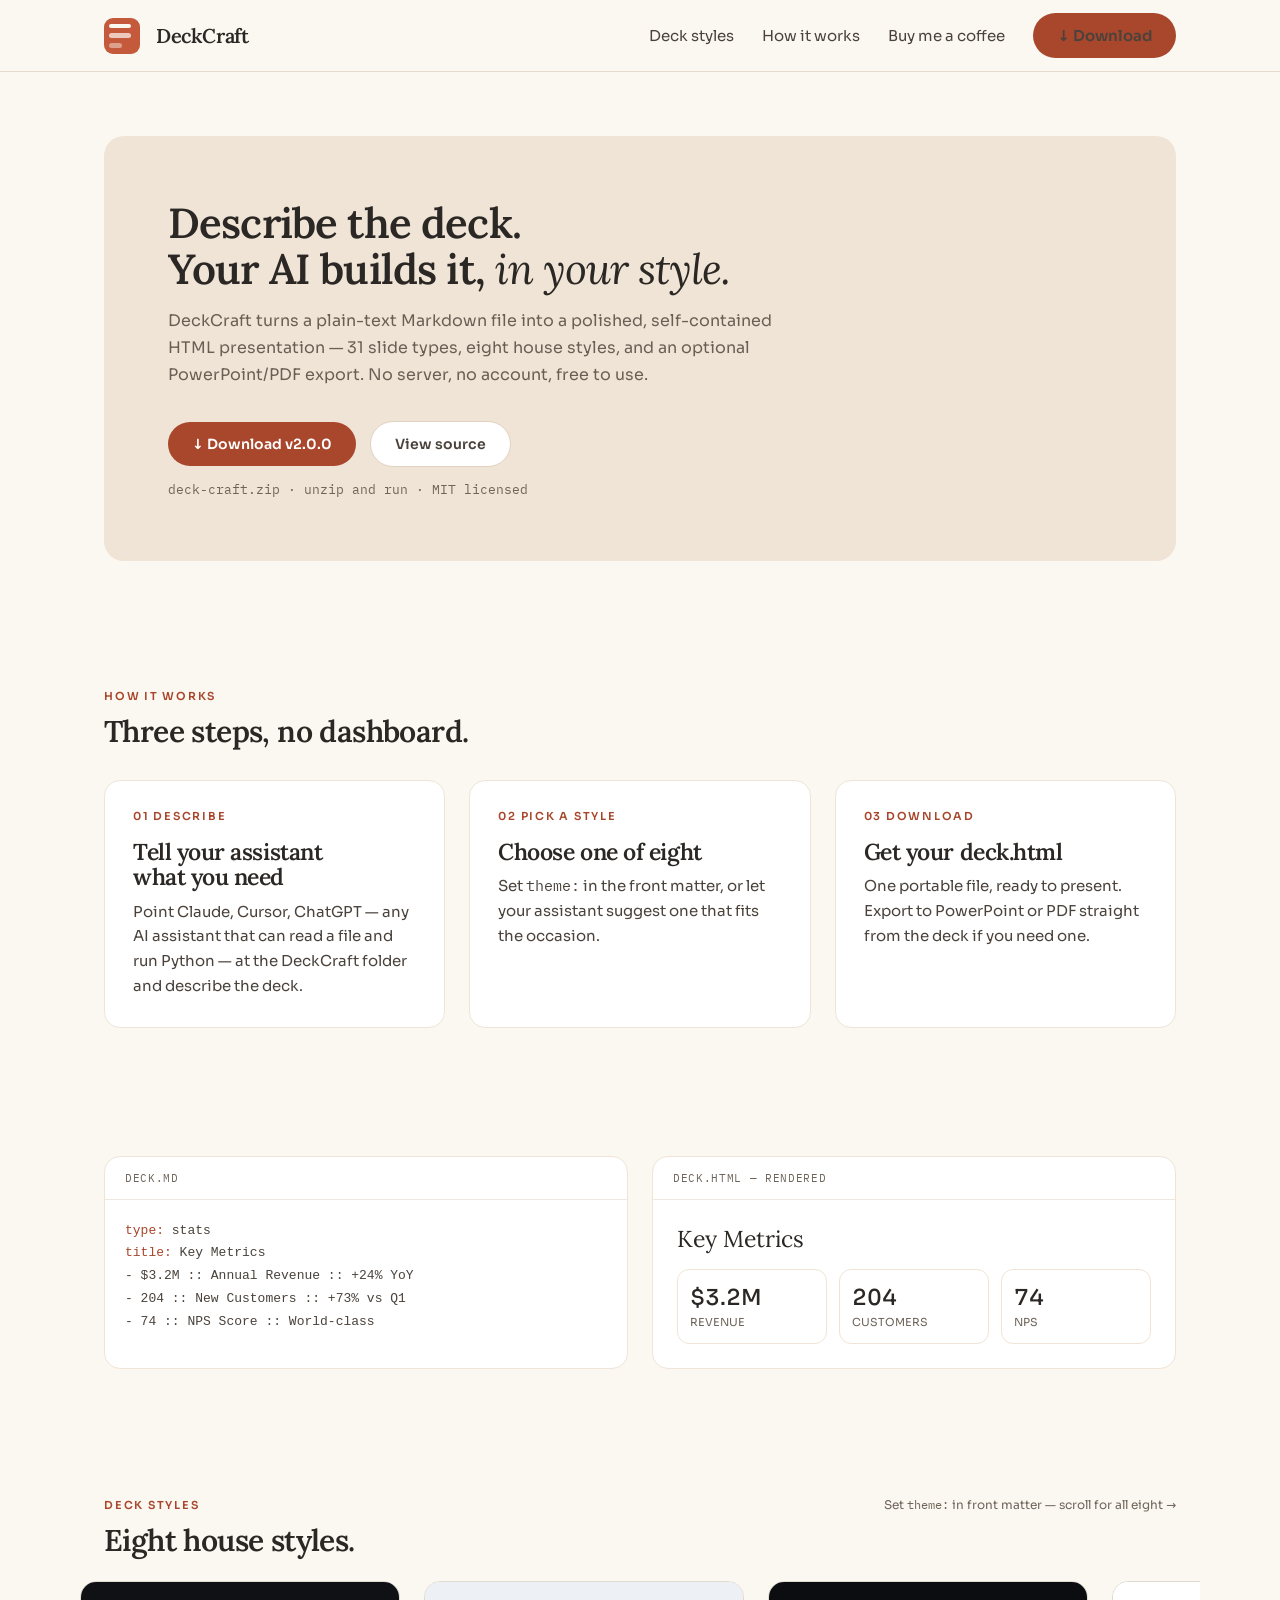
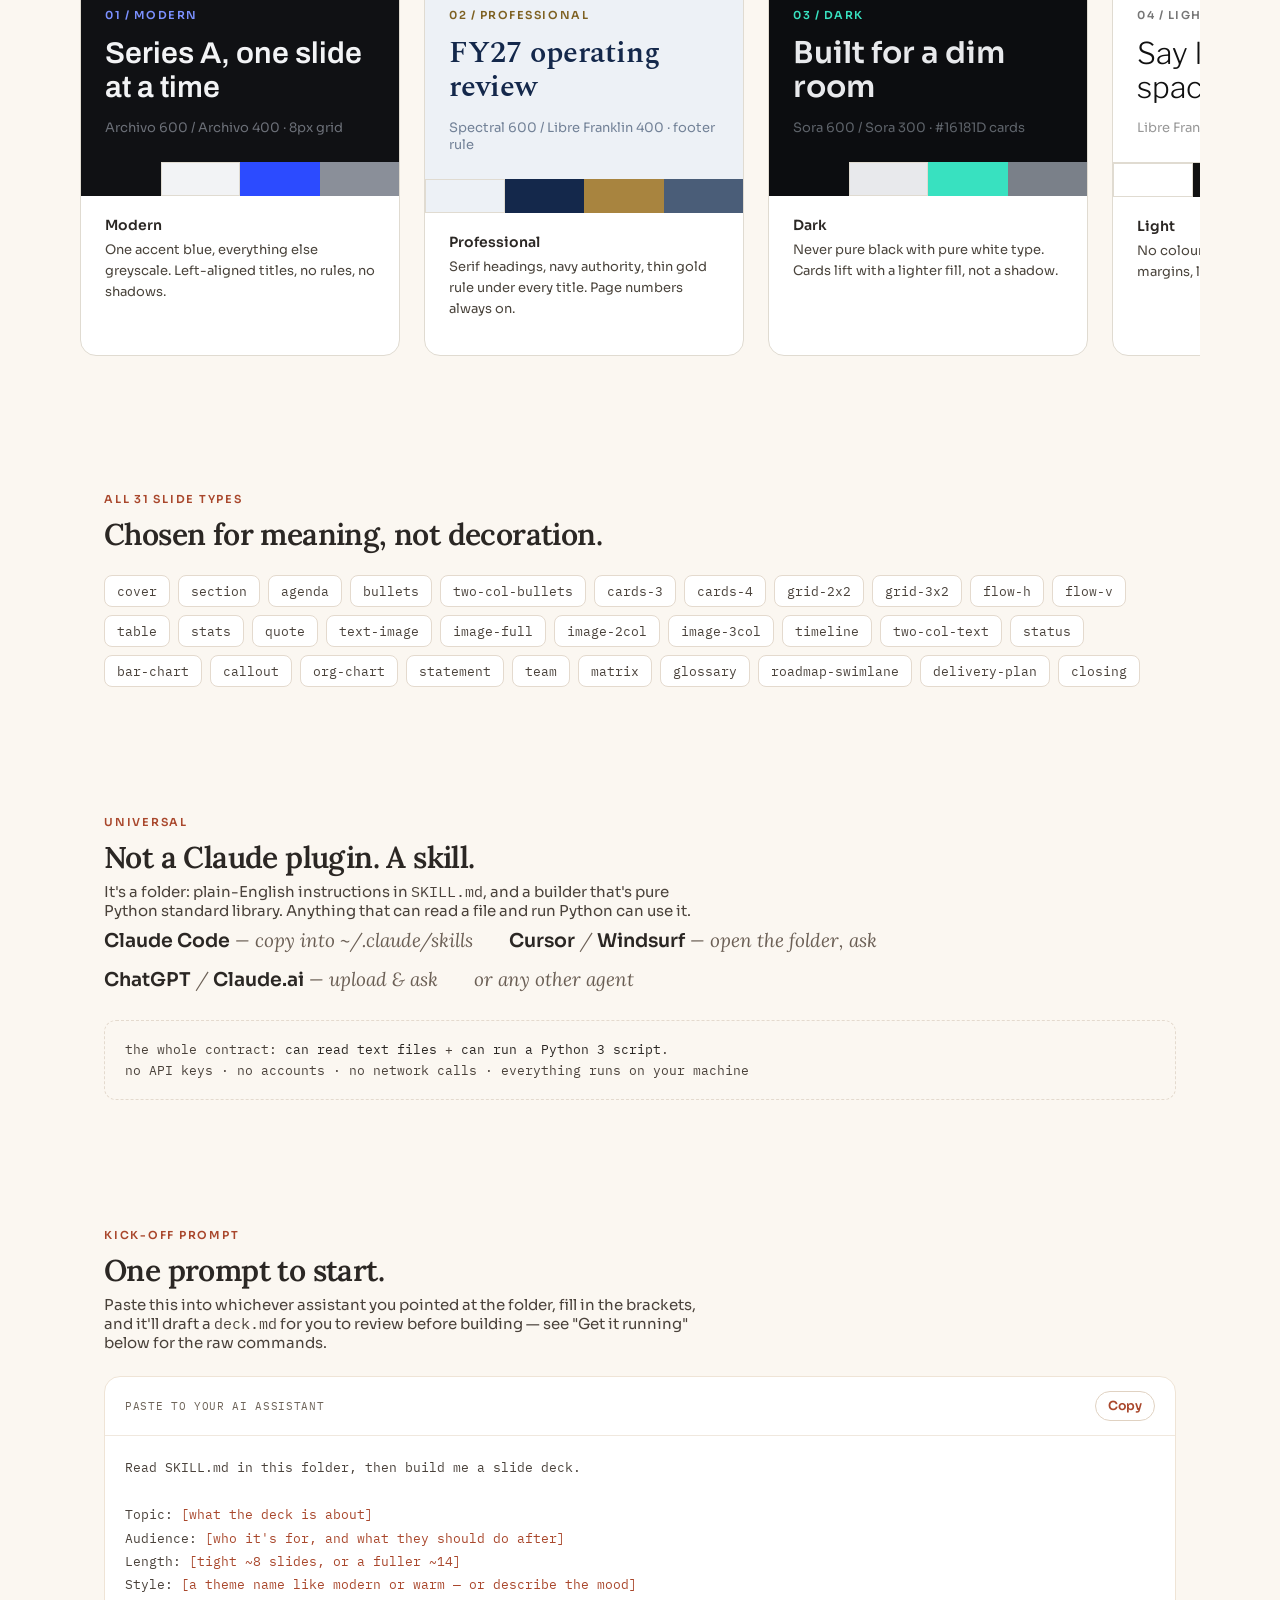
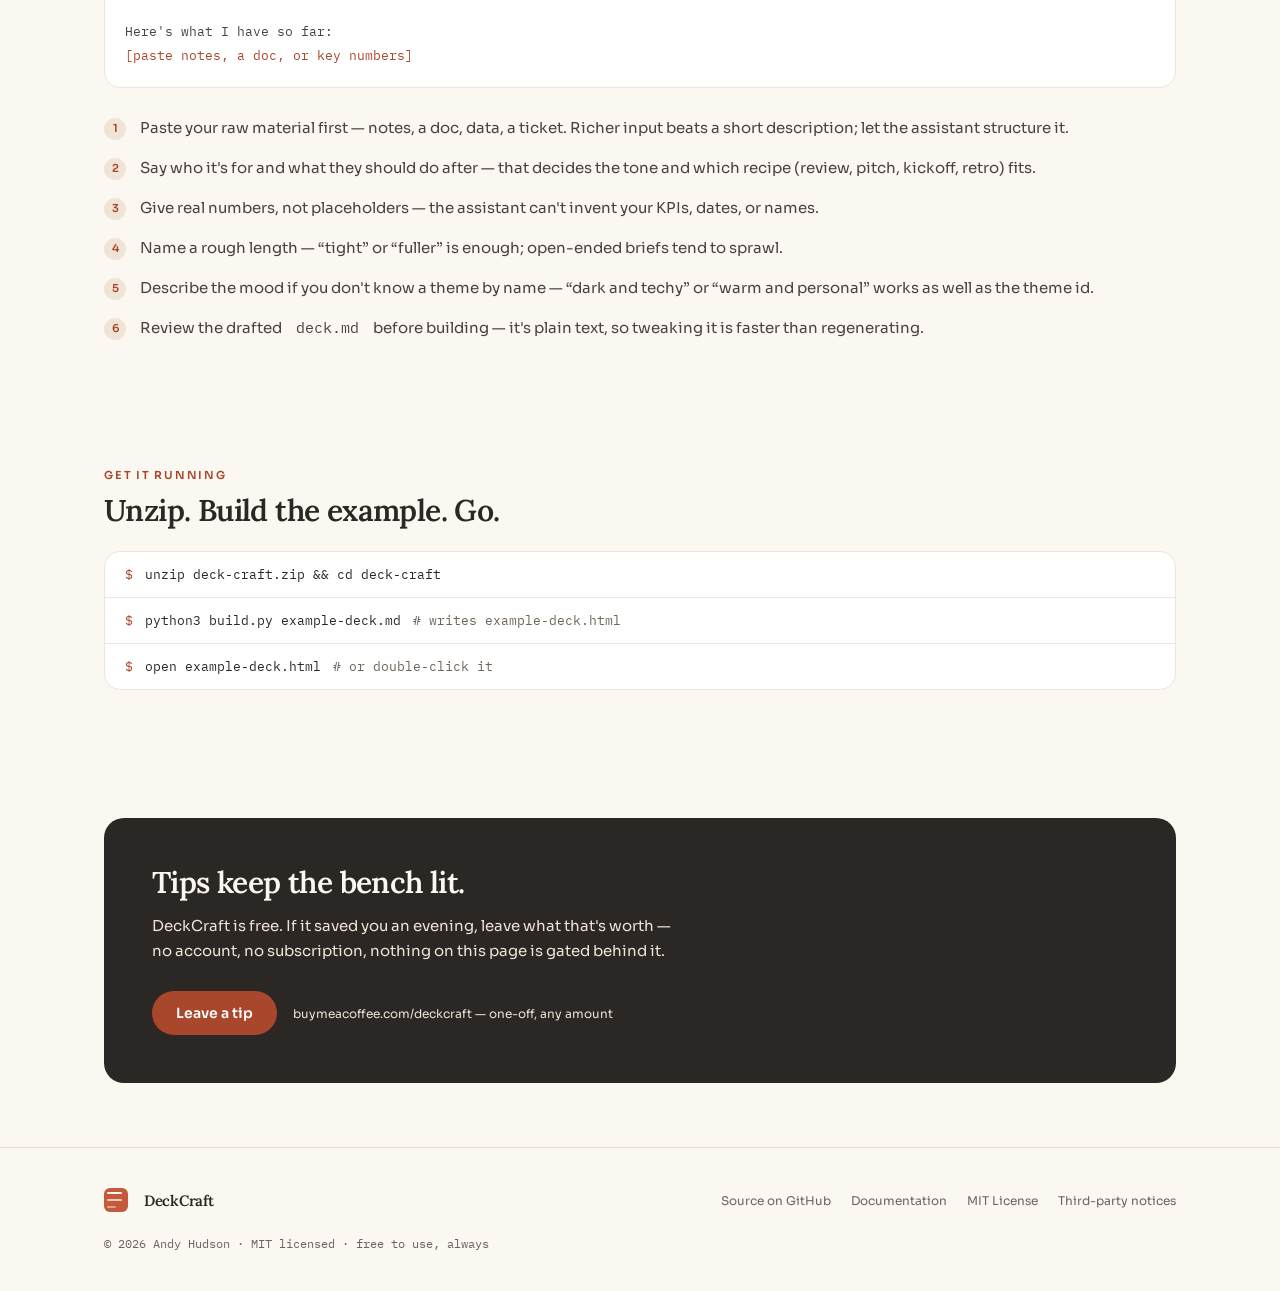
<file: site/index.html>
<!doctype html>
<html lang="en">
<head>
<meta charset="utf-8">
<meta name="viewport" content="width=device-width,initial-scale=1">
<title>DeckCraft</title>
<meta name="description" content="A free, open-source tool that turns Markdown into a themeable HTML slide deck, in a choice of eight house styles &#8212; usable from any AI assistant.">
<link rel="preconnect" href="https://fonts.googleapis.com">
<link rel="preconnect" href="https://fonts.gstatic.com" crossorigin>
<link href="https://fonts.googleapis.com/css2?family=Lora:ital,wght@0,400;0,500;0,600;1,400&family=Sora:wght@300;400;500;600&family=Archivo:wght@400;500;600;700;900&family=Spectral:wght@400;600&family=Libre+Franklin:wght@300;400&family=Instrument+Serif&family=IBM+Plex+Mono:wght@400;500&display=swap" rel="stylesheet">
<style>
  :root{
    --dc-charcoal:#2B2724; --dc-terracotta:#C4593B; --dc-terracotta-strong:#A9472C;
    --dc-terracotta-deep:#8E3A22; --dc-cream:#FBF7F1; --dc-oat:#EFE4D6; --dc-white:#FFFFFF;
    --dc-sage:#5C6B52;
    --dc-border:#E4DACE; --dc-border-soft:#EFE4D6; --dc-divider:#F0E8DE;
    --dc-text:#2B2724; --dc-text-body:#4A423B; --dc-text-muted:#6B5F55; --dc-text-caption:#6E6459;
    --dc-text-on-dark:#FBF7F1; --dc-text-on-dark-muted:#EFE4D6;
    --dc-font-display:'Lora',Georgia,serif; --dc-font-ui:'Sora',system-ui,-apple-system,sans-serif;
  }
  *{box-sizing:border-box;}
  html{scroll-behavior:smooth;}
  body{margin:0; background:var(--dc-cream); color:var(--dc-text); font-family:var(--dc-font-ui);
    -webkit-font-smoothing:antialiased;}
  a{color:inherit;}
  code{font-family:'IBM Plex Mono',"SFMono-Regular",Consolas,monospace;}
  .wrap{max-width:1120px; margin:0 auto; padding:0 24px;}
  h1,h2,h3{font-family:var(--dc-font-display); font-weight:600; letter-spacing:-.02em;
    line-height:1.1; text-wrap:balance; margin:0;}
  em{font-family:var(--dc-font-display); font-style:italic; font-weight:400;}

  /* ---- mark + wordmark ---- */
  .lockup{display:flex; align-items:center; gap:16px;}
  .mark{background:var(--dc-terracotta); border-radius:24px; display:flex; flex-direction:column;
    justify-content:center; align-items:flex-start; gap:5px; flex:none; box-sizing:border-box;}
  .mark span{display:block; height:7px; border-radius:4px; background:var(--dc-cream);}
  .wordmark{font-family:var(--dc-font-display); font-weight:600; letter-spacing:-.02em;
    line-height:1; color:var(--dc-text);}

  /* ---- header ---- */
  header{height:72px; background:var(--dc-cream); border-bottom:1px solid var(--dc-border);
    display:flex; align-items:center; position:sticky; top:0; z-index:5;}
  header .wrap{display:flex; align-items:center; justify-content:space-between; width:100%;}
  .nav-links{display:flex; align-items:center; gap:28px;}
  .nav-links a{font-size:15px; color:var(--dc-text-body); text-decoration:none;
    transition:color .16s ease-out;}
  .nav-links a:hover, .nav-links a:focus-visible{color:var(--dc-terracotta-strong);}
  .pill{display:inline-flex; align-items:center; gap:8px; font-family:var(--dc-font-ui);
    font-weight:600; font-size:14px; padding:13px 24px; border-radius:999px; text-decoration:none;
    border:none; transition:background-color .16s ease-out, border-color .16s ease-out; cursor:pointer;}
  .pill-primary{background:var(--dc-terracotta-strong); color:var(--dc-white);}
  .pill-primary:hover{background:var(--dc-terracotta-deep);}
  .pill-outline{background:var(--dc-white); color:var(--dc-text-body); border:1px solid #E0D2C2;}
  .pill-outline:hover{border-color:var(--dc-terracotta);}
  a:focus-visible, button:focus-visible{outline:2px solid var(--dc-terracotta-strong); outline-offset:2px;}

  /* ---- sections / rhythm ---- */
  section{padding:64px 0;}
  @media (max-width:640px){ section{padding:40px 0;} }
  .eyebrow{font-family:var(--dc-font-ui); font-size:11px; font-weight:600; letter-spacing:.16em;
    text-transform:uppercase; color:var(--dc-terracotta-strong); margin:0 0 12px;}
  .caption{font-family:var(--dc-font-ui); font-size:12px; color:var(--dc-text-caption);}

  /* ---- hero ---- */
  .hero-panel{background:var(--dc-oat); border-radius:20px; padding:64px;}
  @media (max-width:640px){ .hero-panel{padding:32px;} }
  .hero-panel h1{font-size:42px;}
  @media (max-width:640px){ .hero-panel h1{font-size:32px;} }
  .hero-panel .lede{font-family:var(--dc-font-ui); font-size:16px; line-height:1.68;
    color:var(--dc-text-muted); max-width:52ch; margin:16px 0 32px;}
  .hero-cta{display:flex; flex-wrap:wrap; gap:14px; align-items:center;}
  .hero-meta{margin-top:14px; font-family:'IBM Plex Mono',monospace; font-size:12.5px;
    color:var(--dc-text-caption);}

  /* ---- how it works ---- */
  .steps{display:grid; grid-template-columns:repeat(3,1fr); gap:24px;}
  @media (max-width:760px){ .steps{grid-template-columns:1fr;} }
  .step-card{background:var(--dc-white); border:1px solid var(--dc-border-soft); border-radius:16px;
    padding:28px;}
  .step-card .eyebrow{margin-bottom:16px;}
  .step-card h3{font-size:23px; margin-bottom:10px;}
  .step-card p{font-family:var(--dc-font-ui); font-size:15px; line-height:1.65; color:var(--dc-text-body);
    margin:0;}

  /* ---- proof (deck.md -> html) ---- */
  .proof{display:grid; grid-template-columns:1fr 1fr; gap:24px;}
  @media (max-width:760px){ .proof{grid-template-columns:1fr;} }
  .proof-panel{background:var(--dc-white); border:1px solid var(--dc-border-soft); border-radius:16px;
    overflow:hidden;}
  .proof-label{font-family:'IBM Plex Mono',monospace; font-size:11px; letter-spacing:.06em;
    text-transform:uppercase; color:var(--dc-text-caption); padding:14px 20px;
    border-bottom:1px solid var(--dc-divider);}
  .proof-panel pre{margin:0; padding:20px; font-size:13px; line-height:1.75; color:var(--dc-text-body);
    overflow-x:auto;}
  .proof-panel pre .kw{color:var(--dc-terracotta-strong);}
  .proof-out{padding:24px;}
  .proof-out .out-title{font-family:var(--dc-font-display); font-size:23px; margin-bottom:16px;}
  .stat-row{display:grid; grid-template-columns:repeat(3,1fr); gap:12px;}
  .stat{border:1px solid var(--dc-border-soft); border-radius:12px; padding:14px 12px;}
  .stat .v{font-family:var(--dc-font-ui); font-weight:500; font-size:22px; font-variant-numeric:tabular-nums;}
  .stat .l{font-size:11px; color:var(--dc-text-caption); margin-top:4px;}

  /* ---- style strip ---- */
  .strip-head{display:flex; align-items:baseline; justify-content:space-between; margin-bottom:24px;
    flex-wrap:wrap; gap:8px;}
  .strip{display:flex; gap:24px; overflow-x:auto; scroll-snap-type:x mandatory; padding-bottom:8px;
    margin:0 -24px; padding-left:24px; padding-right:24px;}
  .style-card{flex:none; width:320px; scroll-snap-align:start; border:1px solid #E0DBD1;
    border-radius:16px; overflow:hidden; background:var(--dc-white); transition:border-color .16s ease-out;}
  .style-card:hover{border-color:var(--dc-terracotta);}
  .style-preview{padding:26px 24px; display:flex; flex-direction:column; gap:14px;}
  .style-preview .idx{font-size:11px; font-weight:600; letter-spacing:.14em; text-transform:uppercase;}
  .style-preview .specimen{font-size:30px; line-height:1.15; font-weight:600;}
  .style-preview .spec{font-family:'Sora',sans-serif; font-size:13px; opacity:.75;}
  .swatch-strip{height:34px; display:flex;}
  .swatch-strip span{flex:1;}
  .style-footer{padding:18px 24px; font-family:var(--dc-font-ui); font-size:13px; line-height:1.6;
    color:#4A443C;}
  .style-footer b{display:block; font-weight:600; color:var(--dc-text); margin-bottom:4px; font-size:14px;}

  /* ---- chips ---- */
  .chips{display:flex; flex-wrap:wrap; gap:8px;}
  .chip{font-family:'IBM Plex Mono',monospace; font-size:12.5px; padding:7px 12px;
    border:1px solid var(--dc-border); border-radius:8px; color:var(--dc-text-body); background:var(--dc-white);}

  /* ---- universal tool ---- */
  .tool-row{display:flex; flex-wrap:wrap; gap:14px 36px; margin-top:8px;}
  .tool{font-family:var(--dc-font-display); font-style:italic; font-size:19px; color:var(--dc-text-muted);}
  .tool b{font-style:normal; font-family:var(--dc-font-ui); font-weight:600; color:var(--dc-text);}
  .req-line{margin-top:28px; padding:18px 20px; border:1px dashed var(--dc-border); border-radius:12px;
    font-family:'IBM Plex Mono',monospace; font-size:12.5px; color:var(--dc-text-body); line-height:1.7;}

  /* ---- kick-off prompt ---- */
  .prompt-box{border:1px solid var(--dc-border-soft); border-radius:16px; background:var(--dc-white);
    overflow:hidden;}
  .prompt-box-head{display:flex; align-items:center; justify-content:space-between; gap:12px;
    padding:14px 20px; border-bottom:1px solid var(--dc-divider);
    font-family:'IBM Plex Mono',monospace; font-size:11px; letter-spacing:.06em; text-transform:uppercase;
    color:var(--dc-text-caption);}
  .copy-btn{font-family:var(--dc-font-ui); font-weight:600; font-size:12.5px;
    color:var(--dc-terracotta-strong); background:none; border:1px solid #E0D2C2; cursor:pointer;
    padding:6px 12px; border-radius:999px; text-transform:none; letter-spacing:0;
    transition:background-color .16s ease-out, border-color .16s ease-out;}
  .copy-btn:hover{background:var(--dc-oat); border-color:var(--dc-terracotta);}
  .prompt-box pre{margin:0; padding:20px; font-family:'IBM Plex Mono',monospace; font-size:13px;
    line-height:1.8; color:var(--dc-text-body); white-space:pre-wrap;}
  .prompt-box pre .ph{color:var(--dc-terracotta-strong);}

  .tips-list{list-style:none; margin:28px 0 0; padding:0; display:flex; flex-direction:column; gap:16px;}
  .tips-list li{display:flex; gap:14px; align-items:flex-start; font-family:var(--dc-font-ui);
    font-size:15px; line-height:1.6; color:var(--dc-text-body);}
  .tips-list .num{flex:none; width:22px; height:22px; border-radius:50%; background:var(--dc-oat);
    color:var(--dc-terracotta-strong); font-family:var(--dc-font-ui); font-size:11px; font-weight:600;
    display:flex; align-items:center; justify-content:center; margin-top:2px;}

  /* ---- install ---- */
  .install-panel{border:1px solid var(--dc-border-soft); border-radius:16px; background:var(--dc-white);
    overflow:hidden;}
  .install-line{display:flex; align-items:center; gap:12px; padding:14px 20px;
    font-family:'IBM Plex Mono',monospace; font-size:13px;}
  .install-line + .install-line{border-top:1px solid var(--dc-divider);}
  .install-line .prompt{color:var(--dc-terracotta-strong); flex:none;}
  .install-line .comment{color:var(--dc-text-caption);}

  /* ---- tip band ---- */
  .tip-band{background:var(--dc-charcoal); border-radius:20px; padding:48px;}
  @media (max-width:640px){ .tip-band{padding:28px;} }
  .tip-band h2{color:var(--dc-text-on-dark); font-size:30px;}
  .tip-band p{font-family:var(--dc-font-ui); font-size:15px; line-height:1.68;
    color:var(--dc-text-on-dark-muted); max-width:48ch; margin:14px 0 28px;}
  .tip-band-row{display:flex; align-items:center; gap:16px; flex-wrap:wrap;}

  /* ---- footer ---- */
  footer{border-top:1px solid var(--dc-border); padding:40px 0;}
  .foot-row{display:flex; align-items:center; justify-content:space-between; flex-wrap:wrap; gap:20px;}
  .foot-links{display:flex; gap:20px; flex-wrap:wrap;}
  .foot-links a{font-size:12px; color:var(--dc-text-caption); text-decoration:none;}
  .foot-links a:hover{color:var(--dc-terracotta-strong);}
  .fine{margin-top:24px; font-size:12px; color:var(--dc-text-caption); font-family:'IBM Plex Mono',monospace;}
</style>
</head>
<body>

<header>
  <div class="wrap">
    <div class="lockup">
      <div class="mark" style="width:36px;height:36px;padding:6px 5px;border-radius:9px;">
        <span style="width:22px;"></span><span style="width:22px;opacity:.72;"></span><span style="width:13px;opacity:.45;"></span>
      </div>
      <span class="wordmark" style="font-size:20px;">DeckCraft</span>
    </div>
    <div class="nav-links">
      <a href="#styles">Deck styles</a>
      <a href="#how-it-works">How it works</a>
      <a href="https://buymeacoffee.com/deckcraft" target="_blank" rel="noopener">Buy me a coffee</a>
      <a class="pill pill-primary" href="https://github.com/andyh102/deck-craft/releases/latest/download/deck-craft.zip">&#8595; Download</a>
    </div>
  </div>
</header>

<div class="wrap">
  <section>
    <div class="hero-panel">
      <h1>Describe the deck.<br>Your AI builds it, <em>in your style.</em></h1>
      <p class="lede">
        DeckCraft turns a plain-text Markdown file into a polished, self-contained
        HTML presentation &#8212; 31 slide types, eight house styles, and an optional
        PowerPoint/PDF export. No server, no account, free to use.
      </p>
      <div class="hero-cta">
        <a class="pill pill-primary" href="https://github.com/andyh102/deck-craft/releases/latest/download/deck-craft.zip">&#8595; Download v2.0.0</a>
        <a class="pill pill-outline" href="https://github.com/andyh102/deck-craft">View source</a>
      </div>
      <div class="hero-meta">deck-craft.zip &#183; unzip and run &#183; MIT licensed</div>
    </div>
  </section>

  <section id="how-it-works">
    <div class="eyebrow">How it works</div>
    <h2 style="font-size:30px; margin-bottom:32px;">Three steps, no dashboard.</h2>
    <div class="steps">
      <div class="step-card">
        <div class="eyebrow">01 Describe</div>
        <h3>Tell your assistant what you need</h3>
        <p>Point Claude, Cursor, ChatGPT &#8212; any AI assistant that can read a file
          and run Python &#8212; at the DeckCraft folder and describe the deck.</p>
      </div>
      <div class="step-card">
        <div class="eyebrow">02 Pick a style</div>
        <h3>Choose one of eight</h3>
        <p>Set <code>theme:</code> in the front matter, or let your assistant
          suggest one that fits the occasion.</p>
      </div>
      <div class="step-card">
        <div class="eyebrow">03 Download</div>
        <h3>Get your deck.html</h3>
        <p>One portable file, ready to present. Export to PowerPoint or PDF
          straight from the deck if you need one.</p>
      </div>
    </div>
  </section>

  <section>
    <div class="proof">
      <div class="proof-panel">
        <div class="proof-label">deck.md</div>
        <pre><span class="kw">type:</span> stats
<span class="kw">title:</span> Key Metrics
- $3.2M :: Annual Revenue :: +24% YoY
- 204 :: New Customers :: +73% vs Q1
- 74 :: NPS Score :: World-class</pre>
      </div>
      <div class="proof-panel">
        <div class="proof-label">deck.html &#8212; rendered</div>
        <div class="proof-out">
          <div class="out-title">Key Metrics</div>
          <div class="stat-row">
            <div class="stat"><div class="v">$3.2M</div><div class="l">REVENUE</div></div>
            <div class="stat"><div class="v">204</div><div class="l">CUSTOMERS</div></div>
            <div class="stat"><div class="v">74</div><div class="l">NPS</div></div>
          </div>
        </div>
      </div>
    </div>
  </section>

  <section id="styles">
    <div class="strip-head">
      <div>
        <div class="eyebrow">Deck styles</div>
        <h2 style="font-size:30px;">Eight house styles.</h2>
      </div>
      <div class="caption">Set <code>theme:</code> in front matter &#8212; scroll for all eight &#8594;</div>
    </div>
    <div class="strip">
      <div class="style-card">
        <div class="style-preview" style="background:#101114;">
          <div class="idx" style="color:#7b90ff;">01 / Modern</div>
          <div class="specimen" style="color:#f2f3f5;font-family:Archivo,sans-serif;">Series A, one slide at a time</div>
          <div class="spec" style="color:#8a8f99;">Archivo 600 / Archivo 400 &#183; 8px grid</div>
        </div>
        <div class="swatch-strip"><span style="background:#101114;"></span><span style="background:#f2f3f5;box-shadow:inset 0 0 0 1px #E0DBD1;"></span><span style="background:#2C4BFF;"></span><span style="background:#8A8F99;"></span></div>
        <div class="style-footer"><b>Modern</b>One accent blue, everything else greyscale. Left-aligned titles, no rules, no shadows.</div>
      </div>
      <div class="style-card">
        <div class="style-preview" style="background:#EDF1F6;">
          <div class="idx" style="color:#7E6122;">02 / Professional</div>
          <div class="specimen" style="color:#14284B;font-family:Spectral,serif;">FY27 operating review</div>
          <div class="spec" style="color:#4A5D78;">Spectral 600 / Libre Franklin 400 &#183; footer rule</div>
        </div>
        <div class="swatch-strip"><span style="background:#EDF1F6;box-shadow:inset 0 0 0 1px #E0DBD1;"></span><span style="background:#14284B;"></span><span style="background:#A8843F;"></span><span style="background:#4A5D78;"></span></div>
        <div class="style-footer"><b>Professional</b>Serif headings, navy authority, thin gold rule under every title. Page numbers always on.</div>
      </div>
      <div class="style-card">
        <div class="style-preview" style="background:#0C0D10;">
          <div class="idx" style="color:#38E1C0;">03 / Dark</div>
          <div class="specimen" style="color:#E8E9EC;font-family:Sora,sans-serif;">Built for a dim room</div>
          <div class="spec" style="color:#7A8089;">Sora 600 / Sora 300 &#183; #16181D cards</div>
        </div>
        <div class="swatch-strip"><span style="background:#0C0D10;"></span><span style="background:#E8E9EC;box-shadow:inset 0 0 0 1px #E0DBD1;"></span><span style="background:#38E1C0;"></span><span style="background:#7A8089;"></span></div>
        <div class="style-footer"><b>Dark</b>Never pure black with pure white type. Cards lift with a lighter fill, not a shadow.</div>
      </div>
      <div class="style-card">
        <div class="style-preview" style="background:#FFFFFF;border-bottom:1px solid #E0DBD1;">
          <div class="idx" style="color:#767676;">04 / Light</div>
          <div class="specimen" style="color:#111111;font-family:'Libre Franklin',sans-serif;font-weight:300;">Say less, in more space</div>
          <div class="spec" style="color:#767676;">Libre Franklin 300 / 400 &#183; 96px margins</div>
        </div>
        <div class="swatch-strip"><span style="background:#FFFFFF;box-shadow:inset 0 0 0 1px #E0DBD1;"></span><span style="background:#111111;"></span><span style="background:#767676;"></span><span style="background:#E6E6E6;box-shadow:inset 0 0 0 1px #E0DBD1;"></span></div>
        <div class="style-footer"><b>Light</b>No colour at all. One idea per slide, huge margins, light weights only.</div>
      </div>
      <div class="style-card">
        <div class="style-preview" style="background:#FAF6EE;">
          <div class="idx" style="color:#B3261E;">05 / Editorial</div>
          <div class="specimen" style="color:#1B1A17;font-family:'Instrument Serif',serif;">The case for buying less software</div>
          <div class="spec" style="color:#8A8070;">Instrument Serif / Spectral 400 &#183; drop caps</div>
        </div>
        <div class="swatch-strip"><span style="background:#FAF6EE;box-shadow:inset 0 0 0 1px #E0DBD1;"></span><span style="background:#1B1A17;"></span><span style="background:#B3261E;"></span><span style="background:#D9CFBD;box-shadow:inset 0 0 0 1px #E0DBD1;"></span></div>
        <div class="style-footer"><b>Editorial</b>Magazine logic: two-column body, pull quotes, italic captions. Titles can run three lines.</div>
      </div>
      <div class="style-card">
        <div class="style-preview" style="background:#F7F8F8;">
          <div class="idx" style="color:#0E6E6E;">06 / Technical</div>
          <div class="specimen" style="color:#0F1B1F;font-family:'IBM Plex Mono',monospace;font-size:24px;">p95 latency, by region</div>
          <div class="spec" style="color:#6D7A7D;">IBM Plex Mono 500 / Libre Franklin 400</div>
        </div>
        <div class="swatch-strip"><span style="background:#F7F8F8;box-shadow:inset 0 0 0 1px #E0DBD1;"></span><span style="background:#0F1B1F;"></span><span style="background:#0E6E6E;"></span><span style="background:#D98A0B;"></span></div>
        <div class="style-footer"><b>Technical</b>Charts are the slide. Mono labels, axis rules at 20% ink, amber reserved for the outlier.</div>
      </div>
      <div class="style-card">
        <div class="style-preview" style="background:#000000;">
          <div class="idx" style="color:#F2FF49;">07 / Bold</div>
          <div class="specimen" style="color:#FFFFFF;font-family:Archivo,sans-serif;font-weight:900;">We grew 4&#215; without a sales team</div>
          <div class="spec" style="color:#8c8c8c;">Archivo 900 / Archivo 500 &#183; full-bleed</div>
        </div>
        <div class="swatch-strip"><span style="background:#000000;"></span><span style="background:#FFFFFF;box-shadow:inset 0 0 0 1px #E0DBD1;"></span><span style="background:#F2FF49;box-shadow:inset 0 0 0 1px #E0DBD1;"></span><span style="background:#FF3D2E;"></span></div>
        <div class="style-footer"><b>Bold</b>Type fills the frame edge to edge. Six words maximum. One slide, one colour flip.</div>
      </div>
      <div class="style-card">
        <div class="style-preview" style="background:#F3E9DC;">
          <div class="idx" style="color:#9B3F23;">08 / Warm</div>
          <div class="specimen" style="color:#4A3728;font-family:Lora,serif;">A bakery, three years in</div>
          <div class="spec" style="color:#7D8A5C;">Lora 600 / Sora 400 &#183; 16px radii</div>
        </div>
        <div class="swatch-strip"><span style="background:#F3E9DC;box-shadow:inset 0 0 0 1px #E0DBD1;"></span><span style="background:#4A3728;"></span><span style="background:#C4593B;"></span><span style="background:#7D8A5C;"></span></div>
        <div class="style-footer"><b>Warm</b>Rounded corners, photography over flat colour, hand-set captions. Good for founder stories.</div>
      </div>
    </div>
  </section>

  <section>
    <div class="eyebrow">All 31 slide types</div>
    <h2 style="font-size:30px; margin-bottom:24px;">Chosen for meaning, not decoration.</h2>
    <div class="chips">
      <span class="chip">cover</span><span class="chip">section</span><span class="chip">agenda</span>
      <span class="chip">bullets</span><span class="chip">two-col-bullets</span><span class="chip">cards-3</span>
      <span class="chip">cards-4</span><span class="chip">grid-2x2</span><span class="chip">grid-3x2</span>
      <span class="chip">flow-h</span><span class="chip">flow-v</span><span class="chip">table</span>
      <span class="chip">stats</span><span class="chip">quote</span><span class="chip">text-image</span>
      <span class="chip">image-full</span><span class="chip">image-2col</span><span class="chip">image-3col</span>
      <span class="chip">timeline</span><span class="chip">two-col-text</span><span class="chip">status</span>
      <span class="chip">bar-chart</span><span class="chip">callout</span><span class="chip">org-chart</span>
      <span class="chip">statement</span><span class="chip">team</span><span class="chip">matrix</span>
      <span class="chip">glossary</span><span class="chip">roadmap-swimlane</span><span class="chip">delivery-plan</span>
      <span class="chip">closing</span>
    </div>
  </section>

  <section>
    <div class="eyebrow">Universal</div>
    <h2 style="font-size:30px; margin-bottom:8px;">Not a Claude plugin. A skill.</h2>
    <p style="font-family:var(--dc-font-ui); font-size:15px; color:var(--dc-text-body); max-width:56ch; margin:8px 0 0;">
      It's a folder: plain-English instructions in <code>SKILL.md</code>, and a
      builder that's pure Python standard library. Anything that can read a
      file and run Python can use it.
    </p>
    <div class="tool-row">
      <span class="tool"><b>Claude Code</b> &#8212; copy into ~/.claude/skills</span>
      <span class="tool"><b>Cursor</b> / <b>Windsurf</b> &#8212; open the folder, ask</span>
      <span class="tool"><b>ChatGPT</b> / <b>Claude.ai</b> &#8212; upload &amp; ask</span>
      <span class="tool">or any other agent</span>
    </div>
    <div class="req-line">
      the whole contract: <span style="color:var(--dc-text)">can read text files</span> + <span style="color:var(--dc-text)">can run a Python 3 script</span>.<br>
      no API keys &#183; no accounts &#183; no network calls &#183; everything runs on your machine
    </div>
  </section>

  <section>
    <div class="eyebrow">Kick-off prompt</div>
    <h2 style="font-size:30px; margin-bottom:8px;">One prompt to start.</h2>
    <p style="font-family:var(--dc-font-ui); font-size:15px; color:var(--dc-text-body); max-width:56ch; margin:8px 0 24px;">
      Paste this into whichever assistant you pointed at the folder, fill in
      the brackets, and it'll draft a <code>deck.md</code> for you to review
      before building &#8212; see "Get it running" below for the raw commands.
    </p>
    <div class="prompt-box">
      <div class="prompt-box-head">
        <span>Paste to your AI assistant</span>
        <button class="copy-btn" type="button" onclick="dcCopyPrompt(this)">Copy</button>
      </div>
      <pre id="kickoff-prompt">Read SKILL.md in this folder, then build me a slide deck.

Topic: <span class="ph">[what the deck is about]</span>
Audience: <span class="ph">[who it's for, and what they should do after]</span>
Length: <span class="ph">[tight ~8 slides, or a fuller ~14]</span>
Style: <span class="ph">[a theme name like modern or warm &#8212; or describe the mood]</span>

Here's what I have so far:
<span class="ph">[paste notes, a doc, or key numbers]</span></pre>
    </div>

    <ol class="tips-list">
      <li><span class="num">1</span>Paste your raw material first &#8212; notes, a doc, data, a ticket. Richer input beats a short description; let the assistant structure it.</li>
      <li><span class="num">2</span>Say who it's for and what they should do after &#8212; that decides the tone and which recipe (review, pitch, kickoff, retro) fits.</li>
      <li><span class="num">3</span>Give real numbers, not placeholders &#8212; the assistant can't invent your KPIs, dates, or names.</li>
      <li><span class="num">4</span>Name a rough length &#8212; &#8220;tight&#8221; or &#8220;fuller&#8221; is enough; open-ended briefs tend to sprawl.</li>
      <li><span class="num">5</span>Describe the mood if you don't know a theme by name &#8212; &#8220;dark and techy&#8221; or &#8220;warm and personal&#8221; works as well as the theme id.</li>
      <li><span class="num">6</span>Review the drafted <code>deck.md</code> before building &#8212; it's plain text, so tweaking it is faster than regenerating.</li>
    </ol>
  </section>

  <section>
    <div class="eyebrow">Get it running</div>
    <h2 style="font-size:30px; margin-bottom:24px;">Unzip. Build the example. Go.</h2>
    <div class="install-panel">
      <div class="install-line"><span class="prompt">$</span> unzip deck-craft.zip &amp;&amp; cd deck-craft</div>
      <div class="install-line"><span class="prompt">$</span> python3 build.py example-deck.md <span class="comment"># writes example-deck.html</span></div>
      <div class="install-line"><span class="prompt">$</span> open example-deck.html <span class="comment"># or double-click it</span></div>
    </div>
  </section>

  <section>
    <div class="tip-band">
      <h2>Tips keep the bench lit.</h2>
      <p>DeckCraft is free. If it saved you an evening, leave what that's worth
        &#8212; no account, no subscription, nothing on this page is gated behind it.</p>
      <div class="tip-band-row">
        <a class="pill pill-primary" href="https://buymeacoffee.com/deckcraft" target="_blank" rel="noopener">Leave a tip</a>
        <span class="caption" style="color:var(--dc-text-on-dark-muted);">buymeacoffee.com/deckcraft &#8212; one-off, any amount</span>
      </div>
    </div>
  </section>
</div>

<footer>
  <div class="wrap">
    <div class="foot-row">
      <div class="lockup">
        <div class="mark" style="width:24px;height:24px;padding:4px 3px;border-radius:6px;">
          <span style="width:15px;"></span><span style="width:15px;opacity:.72;"></span><span style="width:9px;opacity:.45;"></span>
        </div>
        <span class="wordmark" style="font-size:15px;">DeckCraft</span>
      </div>
      <div class="foot-links">
        <a href="https://github.com/andyh102/deck-craft">Source on GitHub</a>
        <a href="https://github.com/andyh102/deck-craft/blob/main/SKILL.md">Documentation</a>
        <a href="https://github.com/andyh102/deck-craft/blob/main/LICENSE">MIT License</a>
        <a href="https://github.com/andyh102/deck-craft/blob/main/lib/THIRD_PARTY_NOTICES.md">Third-party notices</a>
      </div>
    </div>
    <div class="fine">&#169; 2026 Andy Hudson &#183; MIT licensed &#183; free to use, always</div>
  </div>
</footer>
<script>
function dcCopyPrompt(btn){
  var el = document.getElementById('kickoff-prompt');
  var text = el.innerText;
  var orig = btn.textContent;
  function settle(label){
    btn.textContent = label;
    setTimeout(function(){ btn.textContent = orig; }, 1800);
  }
  if (navigator.clipboard && navigator.clipboard.writeText) {
    navigator.clipboard.writeText(text).then(function(){ settle('Copied'); })
      .catch(function(){ settle('Select & copy'); });
  } else {
    settle('Select & copy');
  }
}
</script>
</body>
</html>
</file>
